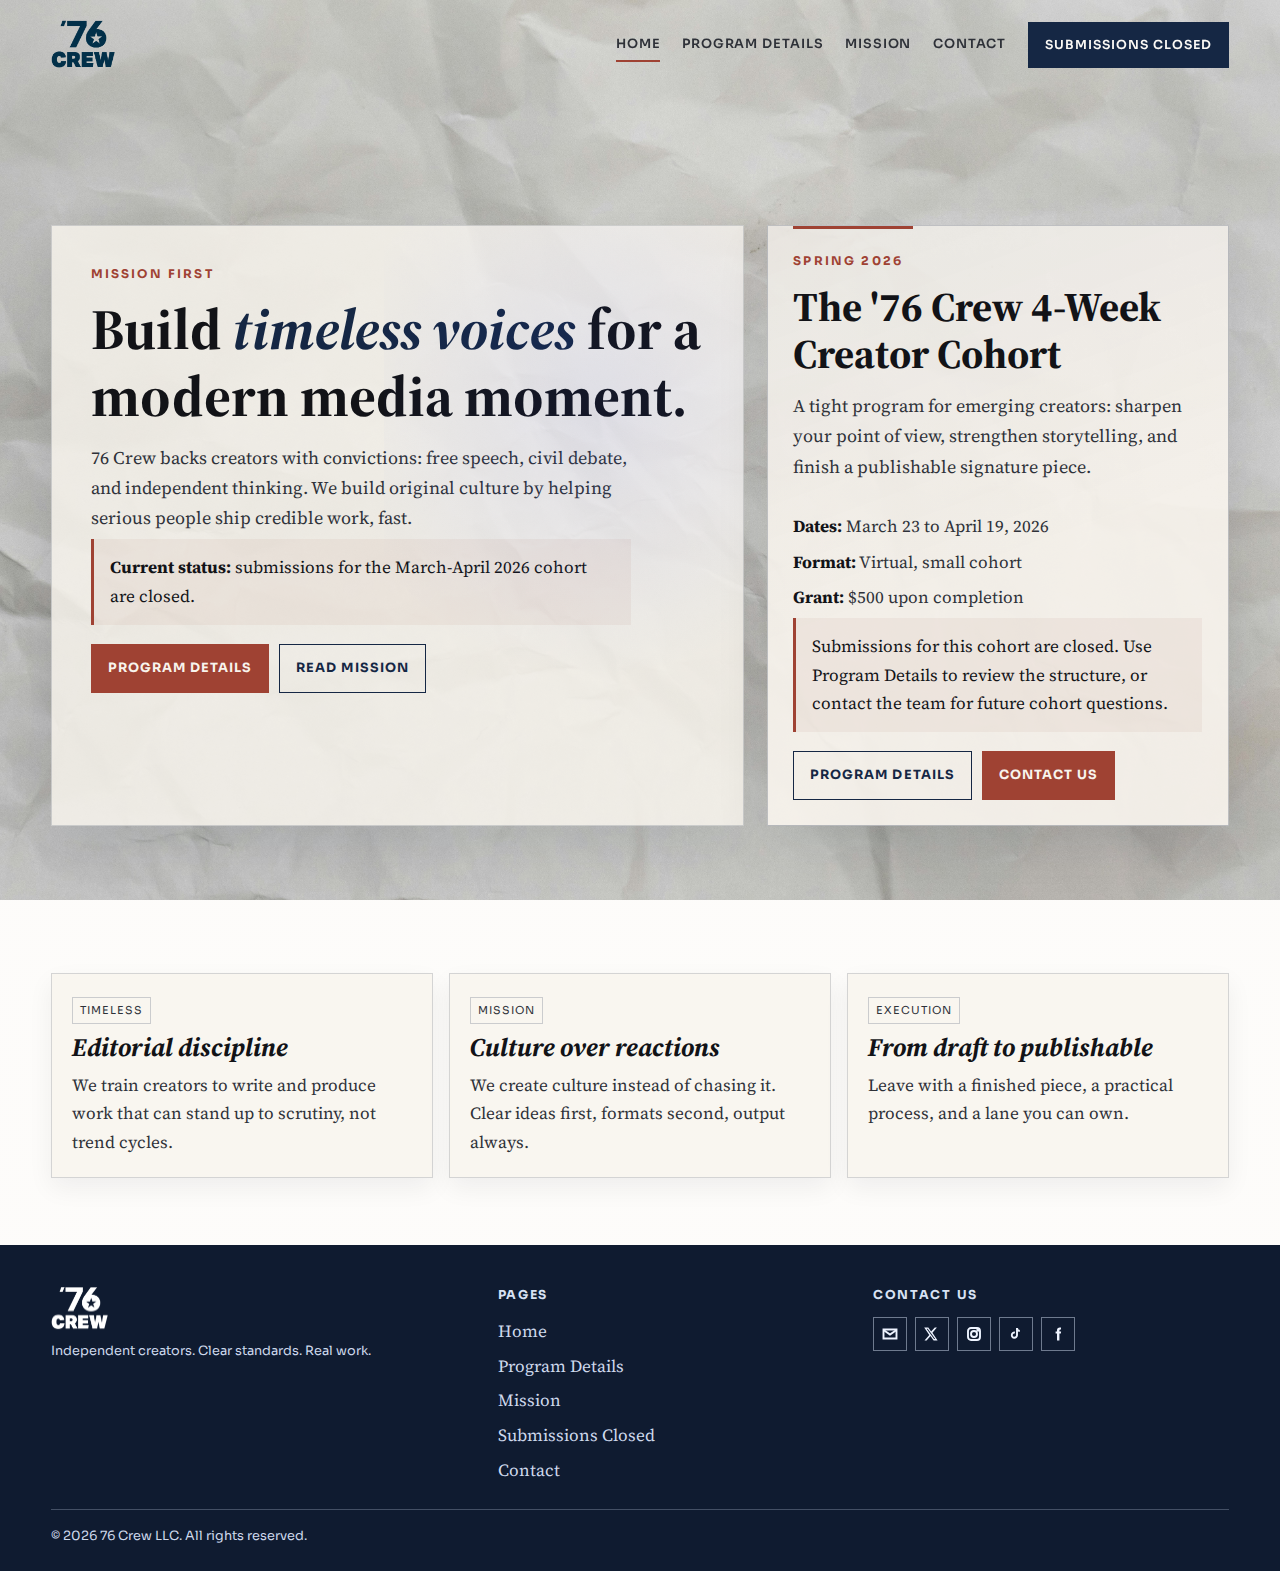
<file: index.html>
<!DOCTYPE html>
<html lang="en">
<head>
  <meta charset="UTF-8">
  <meta name="viewport" content="width=device-width, initial-scale=1.0">
  <meta name="description" content="76 Crew: independent thinking, serious storytelling, and mission-first creator development.">
  <title>76 Crew | Home</title>
  <link rel="preconnect" href="https://fonts.googleapis.com">
  <link rel="preconnect" href="https://fonts.gstatic.com" crossorigin>
  <link href="https://fonts.googleapis.com/css2?family=Sora:wght@400;500;600;700&family=Source+Serif+4:ital,wght@0,300;0,400;0,600;1,400;1,500&display=swap" rel="stylesheet">
  <link rel="stylesheet" href="styles.css">
</head>
<body>
  <header class="site-header">
    <div class="container nav-wrap">
      <a class="brand" href="index.html">
        <img src="assets/logo-blue.png" alt="76 Crew logo">
      </a>
      <button class="menu-toggle" type="button" aria-expanded="false" aria-label="Toggle menu">Menu</button>
      <nav class="site-nav" aria-label="Primary navigation">
        <a class="active" href="index.html">Home</a>
        <a href="cohort.html">Program Details</a>
        <a href="mission.html">Mission</a>
        <a href="contact.html">Contact</a>
        <a class="nav-cta" href="apply.html">Submissions Closed</a>
      </nav>
    </div>
  </header>

  <main>
    <section class="hero">
      <div class="container hero-layout">
        <article class="hero-content">
          <p class="eyebrow">Mission First</p>
          <h1>Build <em>timeless voices</em> for a modern media moment.</h1>
          <p class="lede">76 Crew backs creators with convictions: free speech, civil debate, and independent thinking. We build original culture by helping serious people ship credible work, fast.</p>
          <p class="status-copy"><strong>Current status:</strong> submissions for the March-April 2026 cohort are closed.</p>
          <div class="actions">
            <a class="btn btn-primary" href="cohort.html">Program Details</a>
            <a class="btn btn-secondary" href="mission.html">Read Mission</a>
          </div>
        </article>

        <article class="panel program-card">
          <p class="eyebrow">Spring 2026</p>
          <h2>The '76 Crew 4-Week Creator Cohort</h2>
          <p class="lede">A tight program for emerging creators: sharpen your point of view, strengthen storytelling, and finish a publishable signature piece.</p>
          <div class="meta-list">
            <p><strong>Dates:</strong> March 23 to April 19, 2026</p>
            <p><strong>Format:</strong> Virtual, small cohort</p>
            <p><strong>Grant:</strong> $500 upon completion</p>
          </div>
          <p class="status-copy">Submissions for this cohort are closed. Use Program Details to review the structure, or contact the team for future cohort questions.</p>
          <div class="actions">
            <a class="btn btn-secondary" href="cohort.html">Program Details</a>
            <a class="btn btn-primary" href="contact.html">Contact Us</a>
          </div>
        </article>
      </div>
    </section>

    <section class="section">
      <div class="container card-grid">
        <article class="card">
          <span class="kicker">Timeless</span>
          <h3>Editorial discipline</h3>
          <p class="muted">We train creators to write and produce work that can stand up to scrutiny, not trend cycles.</p>
        </article>
        <article class="card">
          <span class="kicker">Mission</span>
          <h3>Culture over reactions</h3>
          <p class="muted">We create culture instead of chasing it. Clear ideas first, formats second, output always.</p>
        </article>
        <article class="card">
          <span class="kicker">Execution</span>
          <h3>From draft to publishable</h3>
          <p class="muted">Leave with a finished piece, a practical process, and a lane you can own.</p>
        </article>
      </div>
    </section>
  </main>

  <footer class="footer">
    <div class="container footer-grid">
      <section>
        <a class="brand" href="index.html">
          <img src="assets/logo-white.png" alt="76 Crew logo">
        </a>
        <p class="small muted">Independent creators. Clear standards. Real work.</p>
      </section>

      

      <section>
        <h4>Pages</h4>
        <div class="footer-links">
          <a href="index.html">Home</a>
          <a href="cohort.html">Program Details</a>
          <a href="mission.html">Mission</a>
          <a href="apply.html">Submissions Closed</a>
          <a href="contact.html">Contact</a>
        </div>
      </section>

      <section>
        <h4>Contact Us</h4>
        <div class="social-icons">
          <a class="icon-link" href="https://sideways-diploma-a2c.notion.site/2f6abac85d90802eb1aed573a6060525?pvs=105" target="_blank" rel="noopener noreferrer" aria-label="Contact Form">
            <svg viewBox="0 0 16 16" aria-hidden="true"><path d="M1.5 3.5h13v9h-13z"></path><path d="M1.5 4l6.5 4.5L14.5 4"></path></svg>
          </a>
          <a class="icon-link" href="https://x.com/76CrewHQ" target="_blank" rel="noopener noreferrer" aria-label="X">
            <svg class="icon-x" viewBox="0 0 16 16" aria-hidden="true"><path d="M10.8 1.5h2.1L8.4 6.7L13.6 14.5h-4L6.5 10L2.6 14.5H0.5l4.8-5.5L0.2 1.5h4.1l2.8 4.1L10.8 1.5zm-0.7 11.6h1.1L3.7 2.8H2.6l7.5 10.3z"></path></svg>
          </a>
          <a class="icon-link" href="https://www.instagram.com/76crewhq" target="_blank" rel="noopener noreferrer" aria-label="Instagram">
            <svg viewBox="0 0 16 16" aria-hidden="true"><rect x="2" y="2" width="12" height="12" rx="3"></rect><circle cx="8" cy="8" r="3"></circle><circle cx="12" cy="4" r="0.8"></circle></svg>
          </a>
          <a class="icon-link" href="https://www.tiktok.com/@76CrewHQ" target="_blank" rel="noopener noreferrer" aria-label="TikTok">
            <svg viewBox="0 0 16 16" aria-hidden="true"><path d="M9 2v7.1a2.6 2.6 0 1 1-2.1-2.5"></path><path d="M9 2c0 1.6 1 2.8 2.8 3"></path></svg>
          </a>
          <a class="icon-link" href="https://www.facebook.com/profile.php?id=61587372604676" target="_blank" rel="noopener noreferrer" aria-label="Facebook">
            <svg class="icon-facebook" viewBox="0 0 16 16" aria-hidden="true"><path d="M9.4 5.6V4.5c0-.5.3-.9.9-.9H11V1.5h-1.2c-1.7 0-2.8 1-2.8 2.8v1.3H5.6v2h1.4v6.9h2.4V7.6h1.5l.2-2H9.4z"></path></svg>
          </a>
        </div>
      </section>
    </div>

    <div class="container">
      <hr>
      <p class="small muted">© <span data-year></span> 76 Crew LLC. All rights reserved.</p>
    </div>
  </footer>

  <script src="script.js"></script>
</body>
</html>
</file>
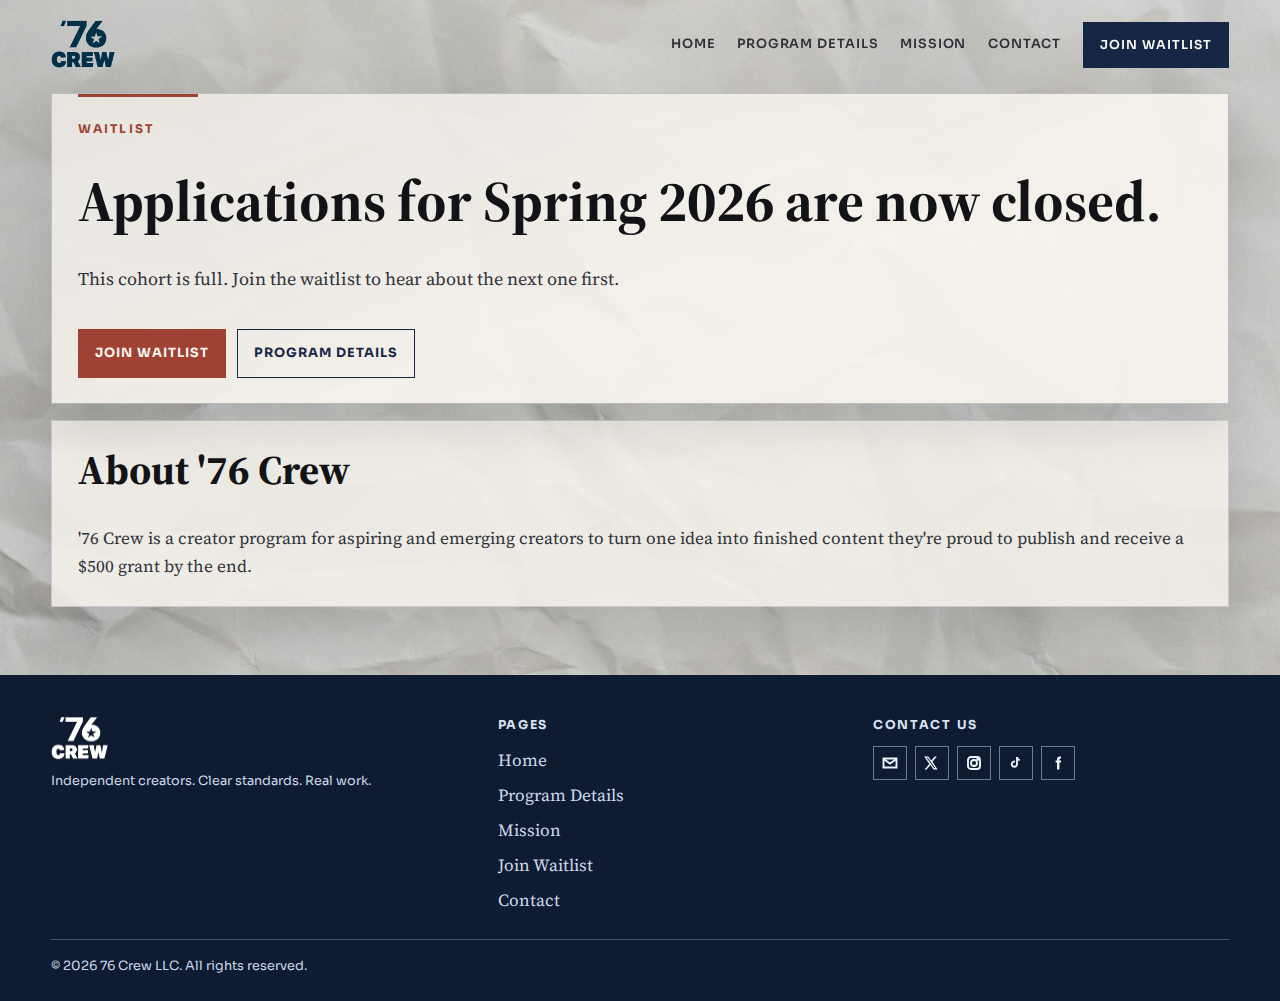
<file: apply.html>
<!DOCTYPE html>
<html lang="en">
<head>
  <meta charset="UTF-8">
  <meta name="viewport" content="width=device-width, initial-scale=1.0">
  <meta name="description" content="Join the waitlist for the next 76 Crew cohort.">
  <title>76 Crew | Join Waitlist</title>
  <link rel="preconnect" href="https://fonts.googleapis.com">
  <link rel="preconnect" href="https://fonts.gstatic.com" crossorigin>
  <link href="https://fonts.googleapis.com/css2?family=Sora:wght@400;500;600;700&family=Source+Serif+4:ital,wght@0,300;0,400;0,600;1,400;1,500&display=swap" rel="stylesheet">
  <link rel="stylesheet" href="styles.css">
</head>
<body>
  <header class="site-header">
    <div class="container nav-wrap">
      <a class="brand" href="index.html">
        <img src="assets/logo-blue.png" alt="76 Crew logo">
      </a>
      <button class="menu-toggle" type="button" aria-expanded="false" aria-label="Toggle menu">Menu</button>
      <nav class="site-nav" aria-label="Primary navigation">
        <a href="index.html">Home</a>
        <a href="cohort.html">Program Details</a>
        <a href="mission.html">Mission</a>
        <a href="contact.html">Contact</a>
        <a class="nav-cta" href="https://sideways-diploma-a2c.notion.site/31fabac85d9080faba16d524ca9dfc8c?pvs=105" target="_blank" rel="noopener noreferrer">Join Waitlist</a>
      </nav>
    </div>
  </header>

  <main class="section">
    <div class="container stack">
      <section class="panel stack program-card">
        <p class="eyebrow">Waitlist</p>
        <h1>Applications for Spring 2026 are now closed.</h1>
        <p class="lede">This cohort is full. Join the waitlist to hear about the next one first.</p>
        <div class="actions">
          <a class="btn btn-primary" href="https://sideways-diploma-a2c.notion.site/31fabac85d9080faba16d524ca9dfc8c?pvs=105" target="_blank" rel="noopener noreferrer">Join Waitlist</a>
          <a class="btn btn-secondary" href="cohort.html">Program Details</a>
        </div>
      </section>

      <section class="panel stack">
        <h2>About '76 Crew</h2>
        <p class="muted">'76 Crew is a creator program for aspiring and emerging creators to turn one idea into finished content they're proud to publish and receive a $500 grant by the end.</p>
      </section>
    </div>
  </main>

  <footer class="footer">
    <div class="container footer-grid">
      <section>
        <a class="brand" href="index.html">
          <img src="assets/logo-white.png" alt="76 Crew logo">
        </a>
        <p class="small muted">Independent creators. Clear standards. Real work.</p>
      </section>

      

      <section>
        <h4>Pages</h4>
        <div class="footer-links">
          <a href="index.html">Home</a>
          <a href="cohort.html">Program Details</a>
          <a href="mission.html">Mission</a>
          <a href="https://sideways-diploma-a2c.notion.site/31fabac85d9080faba16d524ca9dfc8c?pvs=105" target="_blank" rel="noopener noreferrer">Join Waitlist</a>
          <a href="contact.html">Contact</a>
        </div>
      </section>

      <section>
        <h4>Contact Us</h4>
        <div class="social-icons">
          <a class="icon-link" href="https://sideways-diploma-a2c.notion.site/2f6abac85d90802eb1aed573a6060525?pvs=105" target="_blank" rel="noopener noreferrer" aria-label="Contact Form">
            <svg viewBox="0 0 16 16" aria-hidden="true"><path d="M1.5 3.5h13v9h-13z"></path><path d="M1.5 4l6.5 4.5L14.5 4"></path></svg>
          </a>
          <a class="icon-link" href="https://x.com/76CrewHQ" target="_blank" rel="noopener noreferrer" aria-label="X">
            <svg class="icon-x" viewBox="0 0 16 16" aria-hidden="true"><path d="M10.8 1.5h2.1L8.4 6.7L13.6 14.5h-4L6.5 10L2.6 14.5H0.5l4.8-5.5L0.2 1.5h4.1l2.8 4.1L10.8 1.5zm-0.7 11.6h1.1L3.7 2.8H2.6l7.5 10.3z"></path></svg>
          </a>
          <a class="icon-link" href="https://www.instagram.com/76crewhq" target="_blank" rel="noopener noreferrer" aria-label="Instagram">
            <svg viewBox="0 0 16 16" aria-hidden="true"><rect x="2" y="2" width="12" height="12" rx="3"></rect><circle cx="8" cy="8" r="3"></circle><circle cx="12" cy="4" r="0.8"></circle></svg>
          </a>
          <a class="icon-link" href="https://www.tiktok.com/@76CrewHQ" target="_blank" rel="noopener noreferrer" aria-label="TikTok">
            <svg viewBox="0 0 16 16" aria-hidden="true"><path d="M9 2v7.1a2.6 2.6 0 1 1-2.1-2.5"></path><path d="M9 2c0 1.6 1 2.8 2.8 3"></path></svg>
          </a>
          <a class="icon-link" href="https://www.facebook.com/profile.php?id=61587372604676" target="_blank" rel="noopener noreferrer" aria-label="Facebook">
            <svg class="icon-facebook" viewBox="0 0 16 16" aria-hidden="true"><path d="M9.4 5.6V4.5c0-.5.3-.9.9-.9H11V1.5h-1.2c-1.7 0-2.8 1-2.8 2.8v1.3H5.6v2h1.4v6.9h2.4V7.6h1.5l.2-2H9.4z"></path></svg>
          </a>
        </div>
      </section>
    </div>

    <div class="container">
      <hr>
      <p class="small muted">© <span data-year></span> 76 Crew LLC. All rights reserved.</p>
    </div>
  </footer>

  <script src="script.js"></script>
</body>
</html>
</file>
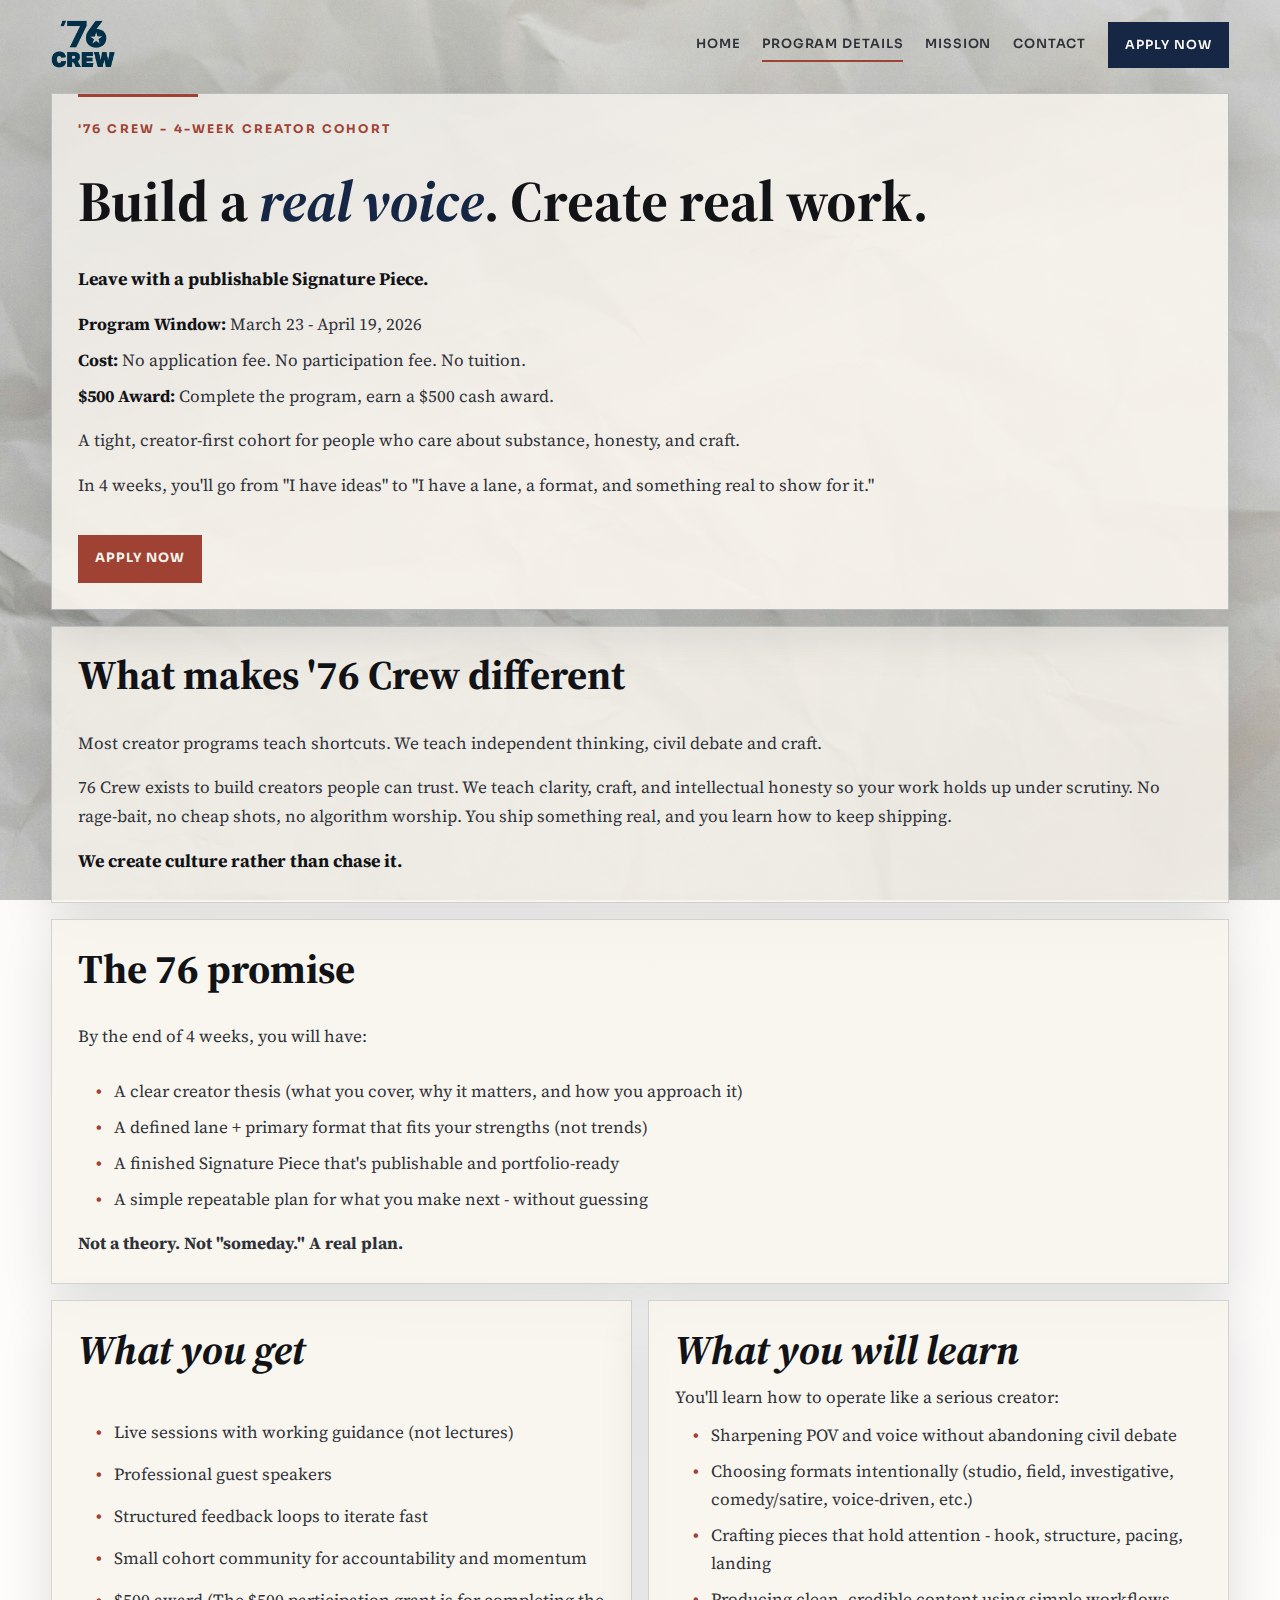
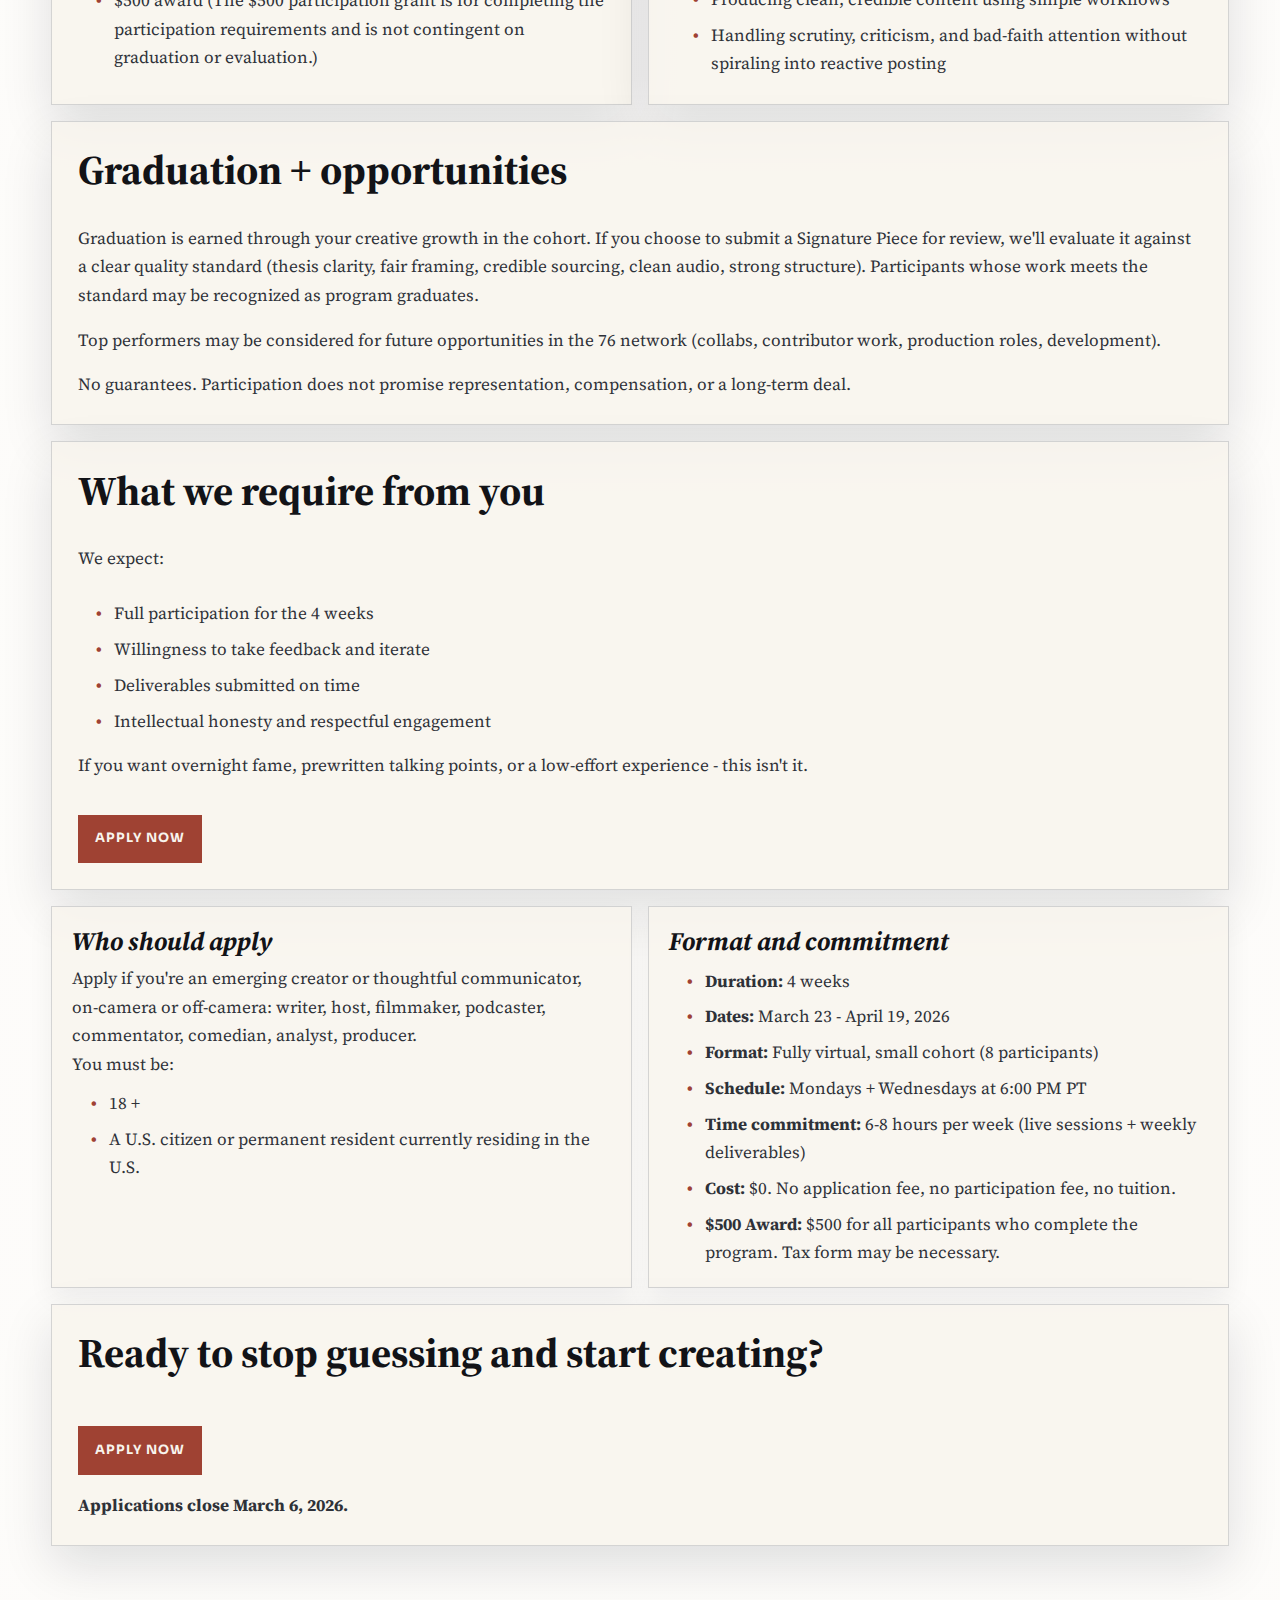
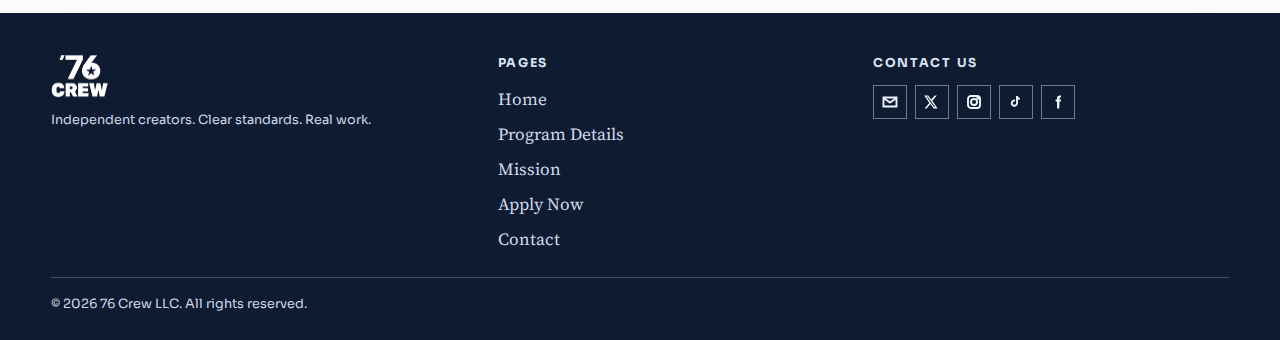
<file: cohort.html>
<!DOCTYPE html>
<html lang="en">
<head>
  <meta charset="UTF-8">
  <meta name="viewport" content="width=device-width, initial-scale=1.0">
  <meta name="description" content="76 Crew program details for the 4-week creator cohort.">
  <title>76 Crew | Program Details</title>
  <link rel="preconnect" href="https://fonts.googleapis.com">
  <link rel="preconnect" href="https://fonts.gstatic.com" crossorigin>
  <link href="https://fonts.googleapis.com/css2?family=Sora:wght@400;500;600;700&family=Source+Serif+4:ital,wght@0,300;0,400;0,600;1,400;1,500&display=swap" rel="stylesheet">
  <link rel="stylesheet" href="styles.css">
</head>
<body>
  <header class="site-header">
    <div class="container nav-wrap">
      <a class="brand" href="index.html">
        <img src="assets/logo-blue.png" alt="76 Crew logo">
      </a>
      <button class="menu-toggle" type="button" aria-expanded="false" aria-label="Toggle menu">Menu</button>
      <nav class="site-nav" aria-label="Primary navigation">
        <a href="index.html">Home</a>
        <a class="active" href="cohort.html">Program Details</a>
        <a href="mission.html">Mission</a>
        <a href="contact.html">Contact</a>
        <a class="nav-cta" href="apply.html">Apply Now</a>
      </nav>
    </div>
  </header>

  <main class="section">
    <div class="container stack">
      <section class="panel program-card">
        <div class="program-overview-grid">
          <div class="stack">
            <p class="eyebrow">'76 Crew - 4-Week Creator Cohort</p>
            <h1>Build a <em>real voice</em>. Create real work.</h1>
            <p class="lede lede-bold-full">Leave with a publishable Signature Piece.</p>
            <div class="meta-list">
              <p><strong>Program Window:</strong> March 23 - April 19, 2026</p>
              <p><strong>Cost:</strong> No application fee. No participation fee. No tuition.</p>
              <p><strong>$500 Award:</strong> Complete the program, earn a $500 cash award.</p>
            </div>
            <p class="muted">A tight, creator-first cohort for people who care about substance, honesty, and craft.</p>
            <p class="muted">In 4 weeks, you'll go from "I have ideas" to "I have a lane, a format, and something real to show for it."</p>
            <div class="actions">
              <a class="btn btn-primary" href="apply.html">Apply Now</a>
            </div>
          </div>
        </div>
      </section>

      <section class="panel stack">
        <h2>What makes '76 Crew different</h2>
        <p class="muted">Most creator programs teach shortcuts. We teach independent thinking, civil debate and craft.</p>
        <p class="muted">76 Crew exists to build creators people can trust. We teach clarity, craft, and intellectual honesty so your work holds up under scrutiny. No rage-bait, no cheap shots, no algorithm worship. You ship something real, and you learn how to keep shipping.</p>
        <p class="lede lede-bold-full">We create culture rather than chase it.</p>
      </section>

      <section class="panel stack">
        <h2>The 76 promise</h2>
        <p class="muted">By the end of 4 weeks, you will have:</p>
        <ul class="checklist muted">
          <li>A clear creator thesis (what you cover, why it matters, and how you approach it)</li>
          <li>A defined lane + primary format that fits your strengths (not trends)</li>
          <li>A finished Signature Piece that's publishable and portfolio-ready</li>
          <li>A simple repeatable plan for what you make next - without guessing</li>
        </ul>
        <p class="muted"><strong>Not a theory. Not "someday." A real plan.</strong></p>
      </section>

      <section class="program-dual">
        <article class="panel stack">
          <h2 class="program-subhead">What you get</h2>
          <ul class="checklist muted">
            <li>Live sessions with working guidance (not lectures)</li>
            <li>Professional guest speakers</li>
            <li>Structured feedback loops to iterate fast</li>
            <li>Small cohort community for accountability and momentum</li>
            <li>$500 award (The $500 participation grant is for completing the participation requirements and is not contingent on graduation or evaluation.)</li>
          </ul>
        </article>
        <article class="panel stack">
          <h2 class="program-subhead">What you will learn</h2>
          <p class="muted">You'll learn how to operate like a serious creator:</p>
          <ul class="checklist muted">
            <li>Sharpening POV and voice without abandoning civil debate</li>
            <li>Choosing formats intentionally (studio, field, investigative, comedy/satire, voice-driven, etc.)</li>
            <li>Crafting pieces that hold attention - hook, structure, pacing, landing</li>
            <li>Producing clean, credible content using simple workflows</li>
            <li>Handling scrutiny, criticism, and bad-faith attention without spiraling into reactive posting</li>
          </ul>
        </article>
      </section>

      <section class="panel stack">
        <h2>Graduation + opportunities</h2>
        <p class="muted">Graduation is earned through your creative growth in the cohort. If you choose to submit a Signature Piece for review, we'll evaluate it against a clear quality standard (thesis clarity, fair framing, credible sourcing, clean audio, strong structure). Participants whose work meets the standard may be recognized as program graduates.</p>
        <p class="muted">Top performers may be considered for future opportunities in the 76 network (collabs, contributor work, production roles, development).</p>
        <p class="muted">No guarantees. Participation does not promise representation, compensation, or a long-term deal.</p>
      </section>

      <section class="panel stack">
        <h2>What we require from you</h2>
        <p class="muted">We expect:</p>
        <ul class="checklist muted">
          <li>Full participation for the 4 weeks</li>
          <li>Willingness to take feedback and iterate</li>
          <li>Deliverables submitted on time</li>
          <li>Intellectual honesty and respectful engagement</li>
        </ul>
        <p class="muted">If you want overnight fame, prewritten talking points, or a low-effort experience - this isn't it.</p>
        <div class="actions">
          <a class="btn btn-primary" href="apply.html">Apply Now</a>
        </div>
      </section>

      <section class="card-grid">
        <article class="card">
          <h3>Who should apply</h3>
          <p class="muted">Apply if you're an emerging creator or thoughtful communicator, on-camera or off-camera: writer, host, filmmaker, podcaster, commentator, comedian, analyst, producer.</p>
          <p class="muted">You must be:</p>
          <ul class="checklist muted">
            <li>18 +</li>
            <li>A U.S. citizen or permanent resident currently residing in the U.S.</li>
          </ul>
        </article>
        <article class="card">
          <h3>Format and commitment</h3>
          <ul class="checklist muted">
            <li><strong>Duration:</strong> 4 weeks</li>
            <li><strong>Dates:</strong> March 23 - April 19, 2026</li>
            <li><strong>Format:</strong> Fully virtual, small cohort (8 participants)</li>
            <li><strong>Schedule:</strong> Mondays + Wednesdays at 6:00 PM PT</li>
            <li><strong>Time commitment:</strong> 6-8 hours per week (live sessions + weekly deliverables)</li>
            <li><strong>Cost:</strong> $0. No application fee, no participation fee, no tuition.</li>
            <li><strong>$500 Award:</strong> $500 for all participants who complete the program. Tax form may be necessary.</li>
          </ul>
        </article>
      </section>

      <section class="panel stack">
        <h2>Ready to stop guessing and start creating?</h2>
        <div class="actions">
          <a class="btn btn-primary" href="apply.html">Apply Now</a>
        </div>
        <p class="muted"><strong>Applications close March 6, 2026.</strong></p>
      </section>
    </div>
  </main>

  <footer class="footer">
    <div class="container footer-grid">
      <section>
        <a class="brand" href="index.html">
          <img src="assets/logo-white.png" alt="76 Crew logo">
        </a>
        <p class="small muted">Independent creators. Clear standards. Real work.</p>
      </section>

      

      <section>
        <h4>Pages</h4>
        <div class="footer-links">
          <a href="index.html">Home</a>
          <a href="cohort.html">Program Details</a>
          <a href="mission.html">Mission</a>
          <a href="apply.html">Apply Now</a>
          <a href="contact.html">Contact</a>
        </div>
      </section>

      <section>
        <h4>Contact Us</h4>
        <div class="social-icons">
          <a class="icon-link" href="https://sideways-diploma-a2c.notion.site/2f6abac85d90802eb1aed573a6060525?pvs=105" target="_blank" rel="noopener noreferrer" aria-label="Contact Form">
            <svg viewBox="0 0 16 16" aria-hidden="true"><path d="M1.5 3.5h13v9h-13z"></path><path d="M1.5 4l6.5 4.5L14.5 4"></path></svg>
          </a>
          <a class="icon-link" href="https://x.com/76CrewHQ" target="_blank" rel="noopener noreferrer" aria-label="X">
            <svg class="icon-x" viewBox="0 0 16 16" aria-hidden="true"><path d="M10.8 1.5h2.1L8.4 6.7L13.6 14.5h-4L6.5 10L2.6 14.5H0.5l4.8-5.5L0.2 1.5h4.1l2.8 4.1L10.8 1.5zm-0.7 11.6h1.1L3.7 2.8H2.6l7.5 10.3z"></path></svg>
          </a>
          <a class="icon-link" href="https://www.instagram.com/76crewhq" target="_blank" rel="noopener noreferrer" aria-label="Instagram">
            <svg viewBox="0 0 16 16" aria-hidden="true"><rect x="2" y="2" width="12" height="12" rx="3"></rect><circle cx="8" cy="8" r="3"></circle><circle cx="12" cy="4" r="0.8"></circle></svg>
          </a>
          <a class="icon-link" href="https://www.tiktok.com/@76CrewHQ" target="_blank" rel="noopener noreferrer" aria-label="TikTok">
            <svg viewBox="0 0 16 16" aria-hidden="true"><path d="M9 2v7.1a2.6 2.6 0 1 1-2.1-2.5"></path><path d="M9 2c0 1.6 1 2.8 2.8 3"></path></svg>
          </a>
          <a class="icon-link" href="https://www.facebook.com/profile.php?id=61587372604676" target="_blank" rel="noopener noreferrer" aria-label="Facebook">
            <svg class="icon-facebook" viewBox="0 0 16 16" aria-hidden="true"><path d="M9.4 5.6V4.5c0-.5.3-.9.9-.9H11V1.5h-1.2c-1.7 0-2.8 1-2.8 2.8v1.3H5.6v2h1.4v6.9h2.4V7.6h1.5l.2-2H9.4z"></path></svg>
          </a>
        </div>
      </section>
    </div>

    <div class="container">
      <hr>
      <p class="small muted">© <span data-year></span> 76 Crew LLC. All rights reserved.</p>
    </div>
  </footer>

  <script src="script.js"></script>
</body>
</html>
</file>
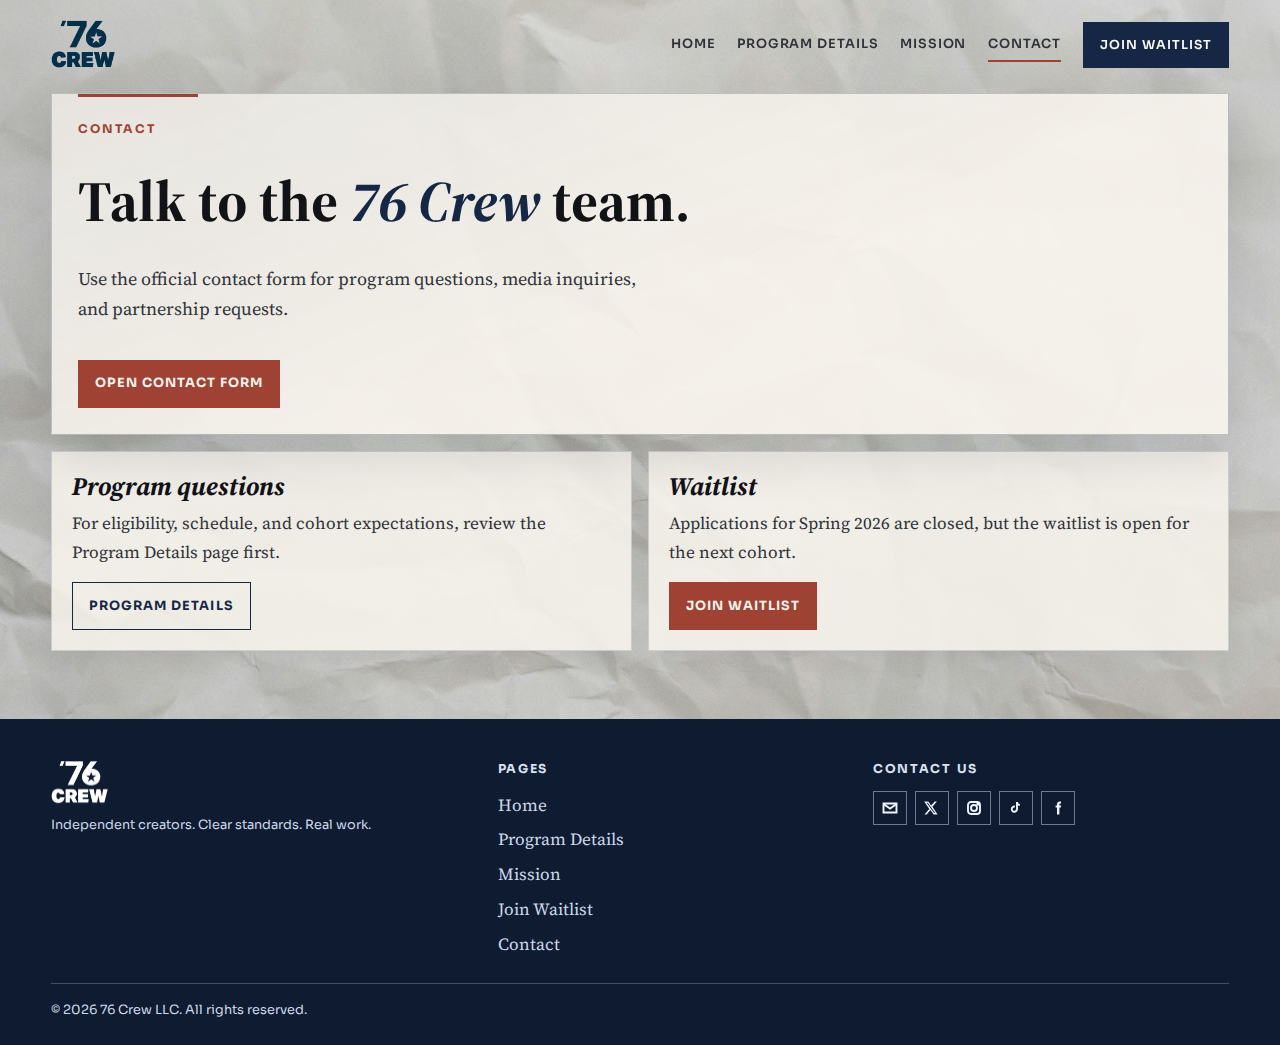
<file: contact.html>
<!DOCTYPE html>
<html lang="en">
<head>
  <meta charset="UTF-8">
  <meta name="viewport" content="width=device-width, initial-scale=1.0">
  <meta name="description" content="Contact 76 Crew.">
  <title>76 Crew | Contact</title>
  <link rel="preconnect" href="https://fonts.googleapis.com">
  <link rel="preconnect" href="https://fonts.gstatic.com" crossorigin>
  <link href="https://fonts.googleapis.com/css2?family=Sora:wght@400;500;600;700&family=Source+Serif+4:ital,wght@0,300;0,400;0,600;1,400;1,500&display=swap" rel="stylesheet">
  <link rel="stylesheet" href="styles.css">
</head>
<body>
  <header class="site-header">
    <div class="container nav-wrap">
      <a class="brand" href="index.html">
        <img src="assets/logo-blue.png" alt="76 Crew logo">
      </a>
      <button class="menu-toggle" type="button" aria-expanded="false" aria-label="Toggle menu">Menu</button>
      <nav class="site-nav" aria-label="Primary navigation">
        <a href="index.html">Home</a>
        <a href="cohort.html">Program Details</a>
        <a href="mission.html">Mission</a>
        <a class="active" href="contact.html">Contact</a>
        <a class="nav-cta" href="https://sideways-diploma-a2c.notion.site/31fabac85d9080faba16d524ca9dfc8c?pvs=105" target="_blank" rel="noopener noreferrer">Join Waitlist</a>
      </nav>
    </div>
  </header>

  <main class="section">
    <div class="container stack">
      <section class="panel stack program-card">
        <p class="eyebrow">Contact</p>
        <h1>Talk to the <em>76 Crew</em> team.</h1>
        <p class="lede">Use the official contact form for program questions, media inquiries, and partnership requests.</p>
        <div class="actions">
          <a class="btn btn-primary" href="https://sideways-diploma-a2c.notion.site/2f6abac85d90802eb1aed573a6060525?pvs=105" target="_blank" rel="noopener noreferrer">Open Contact Form</a>
        </div>
      </section>

      <section class="card-grid contact-card-grid">
        <article class="card">
          <h3>Program questions</h3>
          <p class="muted">For eligibility, schedule, and cohort expectations, review the Program Details page first.</p>
          <div class="actions">
            <a class="btn btn-secondary" href="cohort.html">Program Details</a>
          </div>
        </article>
        <article class="card">
          <h3>Waitlist</h3>
          <p class="muted">Applications for Spring 2026 are closed, but the waitlist is open for the next cohort.</p>
          <div class="actions">
            <a class="btn btn-primary" href="https://sideways-diploma-a2c.notion.site/31fabac85d9080faba16d524ca9dfc8c?pvs=105" target="_blank" rel="noopener noreferrer">Join Waitlist</a>
          </div>
        </article>
      </section>
    </div>
  </main>

  <footer class="footer">
    <div class="container footer-grid">
      <section>
        <a class="brand" href="index.html">
          <img src="assets/logo-white.png" alt="76 Crew logo">
        </a>
        <p class="small muted">Independent creators. Clear standards. Real work.</p>
      </section>

      

      <section>
        <h4>Pages</h4>
        <div class="footer-links">
          <a href="index.html">Home</a>
          <a href="cohort.html">Program Details</a>
          <a href="mission.html">Mission</a>
          <a href="https://sideways-diploma-a2c.notion.site/31fabac85d9080faba16d524ca9dfc8c?pvs=105" target="_blank" rel="noopener noreferrer">Join Waitlist</a>
          <a href="contact.html">Contact</a>
        </div>
      </section>

      <section>
        <h4>Contact Us</h4>
        <div class="social-icons">
          <a class="icon-link" href="https://sideways-diploma-a2c.notion.site/2f6abac85d90802eb1aed573a6060525?pvs=105" target="_blank" rel="noopener noreferrer" aria-label="Contact Form">
            <svg viewBox="0 0 16 16" aria-hidden="true"><path d="M1.5 3.5h13v9h-13z"></path><path d="M1.5 4l6.5 4.5L14.5 4"></path></svg>
          </a>
          <a class="icon-link" href="https://x.com/76CrewHQ" target="_blank" rel="noopener noreferrer" aria-label="X">
            <svg class="icon-x" viewBox="0 0 16 16" aria-hidden="true"><path d="M10.8 1.5h2.1L8.4 6.7L13.6 14.5h-4L6.5 10L2.6 14.5H0.5l4.8-5.5L0.2 1.5h4.1l2.8 4.1L10.8 1.5zm-0.7 11.6h1.1L3.7 2.8H2.6l7.5 10.3z"></path></svg>
          </a>
          <a class="icon-link" href="https://www.instagram.com/76crewhq" target="_blank" rel="noopener noreferrer" aria-label="Instagram">
            <svg viewBox="0 0 16 16" aria-hidden="true"><rect x="2" y="2" width="12" height="12" rx="3"></rect><circle cx="8" cy="8" r="3"></circle><circle cx="12" cy="4" r="0.8"></circle></svg>
          </a>
          <a class="icon-link" href="https://www.tiktok.com/@76CrewHQ" target="_blank" rel="noopener noreferrer" aria-label="TikTok">
            <svg viewBox="0 0 16 16" aria-hidden="true"><path d="M9 2v7.1a2.6 2.6 0 1 1-2.1-2.5"></path><path d="M9 2c0 1.6 1 2.8 2.8 3"></path></svg>
          </a>
          <a class="icon-link" href="https://www.facebook.com/profile.php?id=61587372604676" target="_blank" rel="noopener noreferrer" aria-label="Facebook">
            <svg class="icon-facebook" viewBox="0 0 16 16" aria-hidden="true"><path d="M9.4 5.6V4.5c0-.5.3-.9.9-.9H11V1.5h-1.2c-1.7 0-2.8 1-2.8 2.8v1.3H5.6v2h1.4v6.9h2.4V7.6h1.5l.2-2H9.4z"></path></svg>
          </a>
        </div>
      </section>
    </div>

    <div class="container">
      <hr>
      <p class="small muted">© <span data-year></span> 76 Crew LLC. All rights reserved.</p>
    </div>
  </footer>

  <script src="script.js"></script>
</body>
</html>
</file>
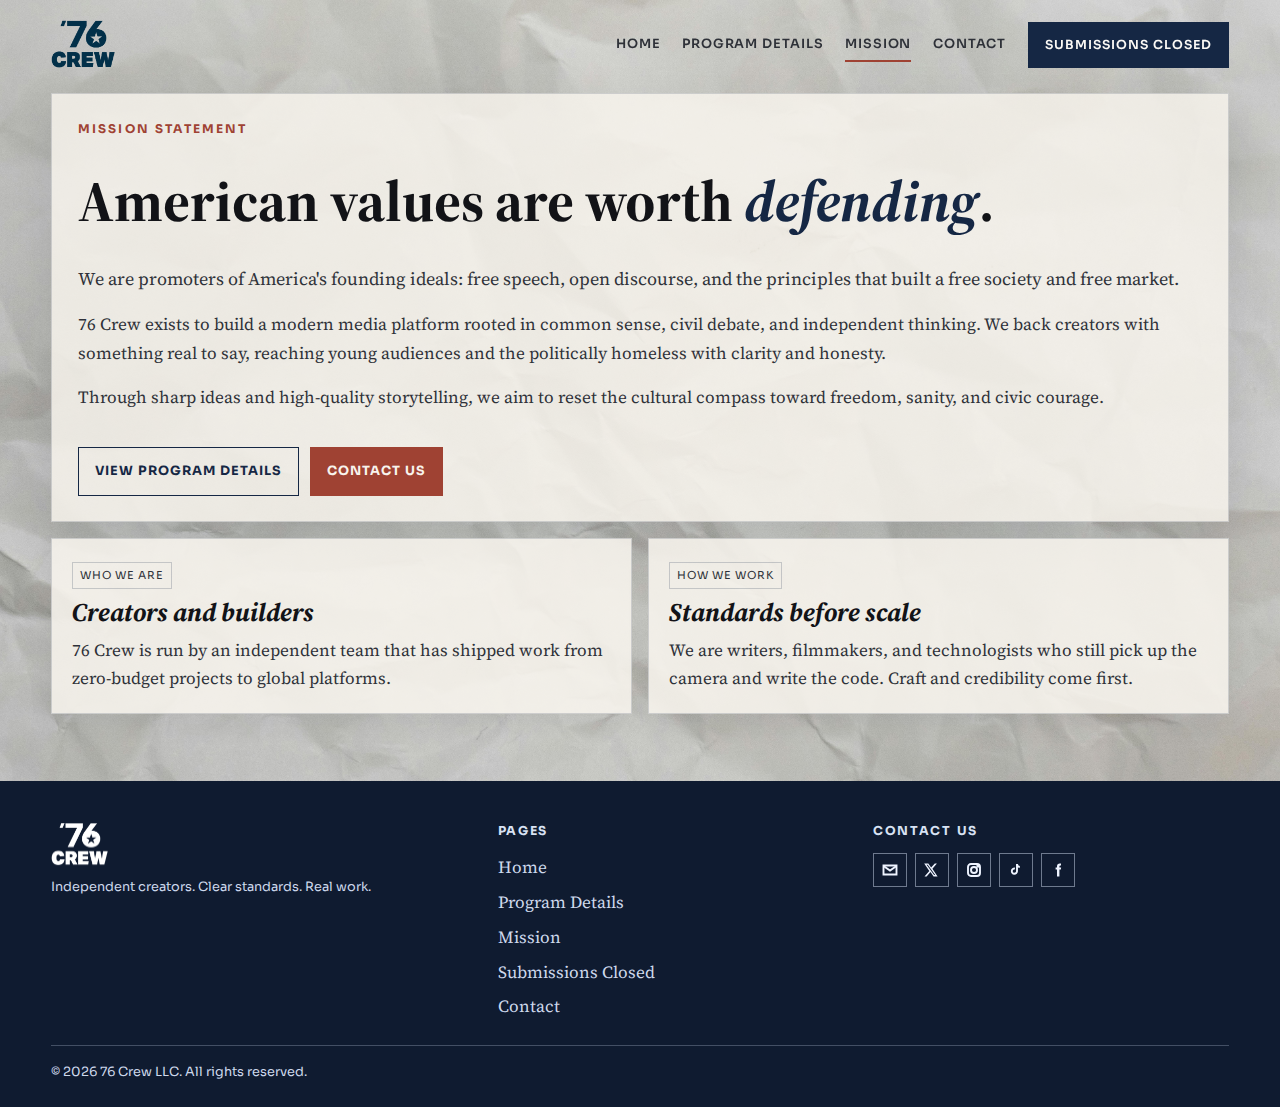
<file: mission.html>
<!DOCTYPE html>
<html lang="en">
<head>
  <meta charset="UTF-8">
  <meta name="viewport" content="width=device-width, initial-scale=1.0">
  <meta name="description" content="76 Crew mission statement.">
  <title>76 Crew | Mission</title>
  <link rel="preconnect" href="https://fonts.googleapis.com">
  <link rel="preconnect" href="https://fonts.gstatic.com" crossorigin>
  <link href="https://fonts.googleapis.com/css2?family=Sora:wght@400;500;600;700&family=Source+Serif+4:ital,wght@0,300;0,400;0,600;1,400;1,500&display=swap" rel="stylesheet">
  <link rel="stylesheet" href="styles.css">
</head>
<body>
  <header class="site-header">
    <div class="container nav-wrap">
      <a class="brand" href="index.html">
        <img src="assets/logo-blue.png" alt="76 Crew logo">
      </a>
      <button class="menu-toggle" type="button" aria-expanded="false" aria-label="Toggle menu">Menu</button>
      <nav class="site-nav" aria-label="Primary navigation">
        <a href="index.html">Home</a>
        <a href="cohort.html">Program Details</a>
        <a class="active" href="mission.html">Mission</a>
        <a href="contact.html">Contact</a>
        <a class="nav-cta" href="apply.html">Submissions Closed</a>
      </nav>
    </div>
  </header>

  <main class="section">
    <div class="container stack">
      <section class="panel stack">
        <p class="eyebrow">Mission Statement</p>
        <h1>American values are worth <em>defending</em>.</h1>
        <p class="lede lede-full">We are promoters of America's founding ideals: free speech, open discourse, and the principles that built a free society and free market.</p>
        <p class="muted">76 Crew exists to build a modern media platform rooted in common sense, civil debate, and independent thinking. We back creators with something real to say, reaching young audiences and the politically homeless with clarity and honesty.</p>
        <p class="muted">Through sharp ideas and high-quality storytelling, we aim to reset the cultural compass toward freedom, sanity, and civic courage.</p>
        <div class="actions">
          <a class="btn btn-secondary" href="cohort.html">View Program Details</a>
          <a class="btn btn-primary" href="contact.html">Contact Us</a>
        </div>
      </section>

      <section class="card-grid">
        <article class="card">
          <span class="kicker">Who We Are</span>
          <h3>Creators and builders</h3>
          <p class="muted">76 Crew is run by an independent team that has shipped work from zero-budget projects to global platforms.</p>
        </article>
        <article class="card">
          <span class="kicker">How We Work</span>
          <h3>Standards before scale</h3>
          <p class="muted">We are writers, filmmakers, and technologists who still pick up the camera and write the code. Craft and credibility come first.</p>
        </article>
      </section>
    </div>
  </main>

  <footer class="footer">
    <div class="container footer-grid">
      <section>
        <a class="brand" href="index.html">
          <img src="assets/logo-white.png" alt="76 Crew logo">
        </a>
        <p class="small muted">Independent creators. Clear standards. Real work.</p>
      </section>

      

      <section>
        <h4>Pages</h4>
        <div class="footer-links">
          <a href="index.html">Home</a>
          <a href="cohort.html">Program Details</a>
          <a href="mission.html">Mission</a>
          <a href="apply.html">Submissions Closed</a>
          <a href="contact.html">Contact</a>
        </div>
      </section>

      <section>
        <h4>Contact Us</h4>
        <div class="social-icons">
          <a class="icon-link" href="https://sideways-diploma-a2c.notion.site/2f6abac85d90802eb1aed573a6060525?pvs=105" target="_blank" rel="noopener noreferrer" aria-label="Contact Form">
            <svg viewBox="0 0 16 16" aria-hidden="true"><path d="M1.5 3.5h13v9h-13z"></path><path d="M1.5 4l6.5 4.5L14.5 4"></path></svg>
          </a>
          <a class="icon-link" href="https://x.com/76CrewHQ" target="_blank" rel="noopener noreferrer" aria-label="X">
            <svg class="icon-x" viewBox="0 0 16 16" aria-hidden="true"><path d="M10.8 1.5h2.1L8.4 6.7L13.6 14.5h-4L6.5 10L2.6 14.5H0.5l4.8-5.5L0.2 1.5h4.1l2.8 4.1L10.8 1.5zm-0.7 11.6h1.1L3.7 2.8H2.6l7.5 10.3z"></path></svg>
          </a>
          <a class="icon-link" href="https://www.instagram.com/76crewhq" target="_blank" rel="noopener noreferrer" aria-label="Instagram">
            <svg viewBox="0 0 16 16" aria-hidden="true"><rect x="2" y="2" width="12" height="12" rx="3"></rect><circle cx="8" cy="8" r="3"></circle><circle cx="12" cy="4" r="0.8"></circle></svg>
          </a>
          <a class="icon-link" href="https://www.tiktok.com/@76CrewHQ" target="_blank" rel="noopener noreferrer" aria-label="TikTok">
            <svg viewBox="0 0 16 16" aria-hidden="true"><path d="M9 2v7.1a2.6 2.6 0 1 1-2.1-2.5"></path><path d="M9 2c0 1.6 1 2.8 2.8 3"></path></svg>
          </a>
          <a class="icon-link" href="https://www.facebook.com/profile.php?id=61587372604676" target="_blank" rel="noopener noreferrer" aria-label="Facebook">
            <svg class="icon-facebook" viewBox="0 0 16 16" aria-hidden="true"><path d="M9.4 5.6V4.5c0-.5.3-.9.9-.9H11V1.5h-1.2c-1.7 0-2.8 1-2.8 2.8v1.3H5.6v2h1.4v6.9h2.4V7.6h1.5l.2-2H9.4z"></path></svg>
          </a>
        </div>
      </section>
    </div>

    <div class="container">
      <hr>
      <p class="small muted">© <span data-year></span> 76 Crew LLC. All rights reserved.</p>
    </div>
  </footer>

  <script src="script.js"></script>
</body>
</html>
</file>
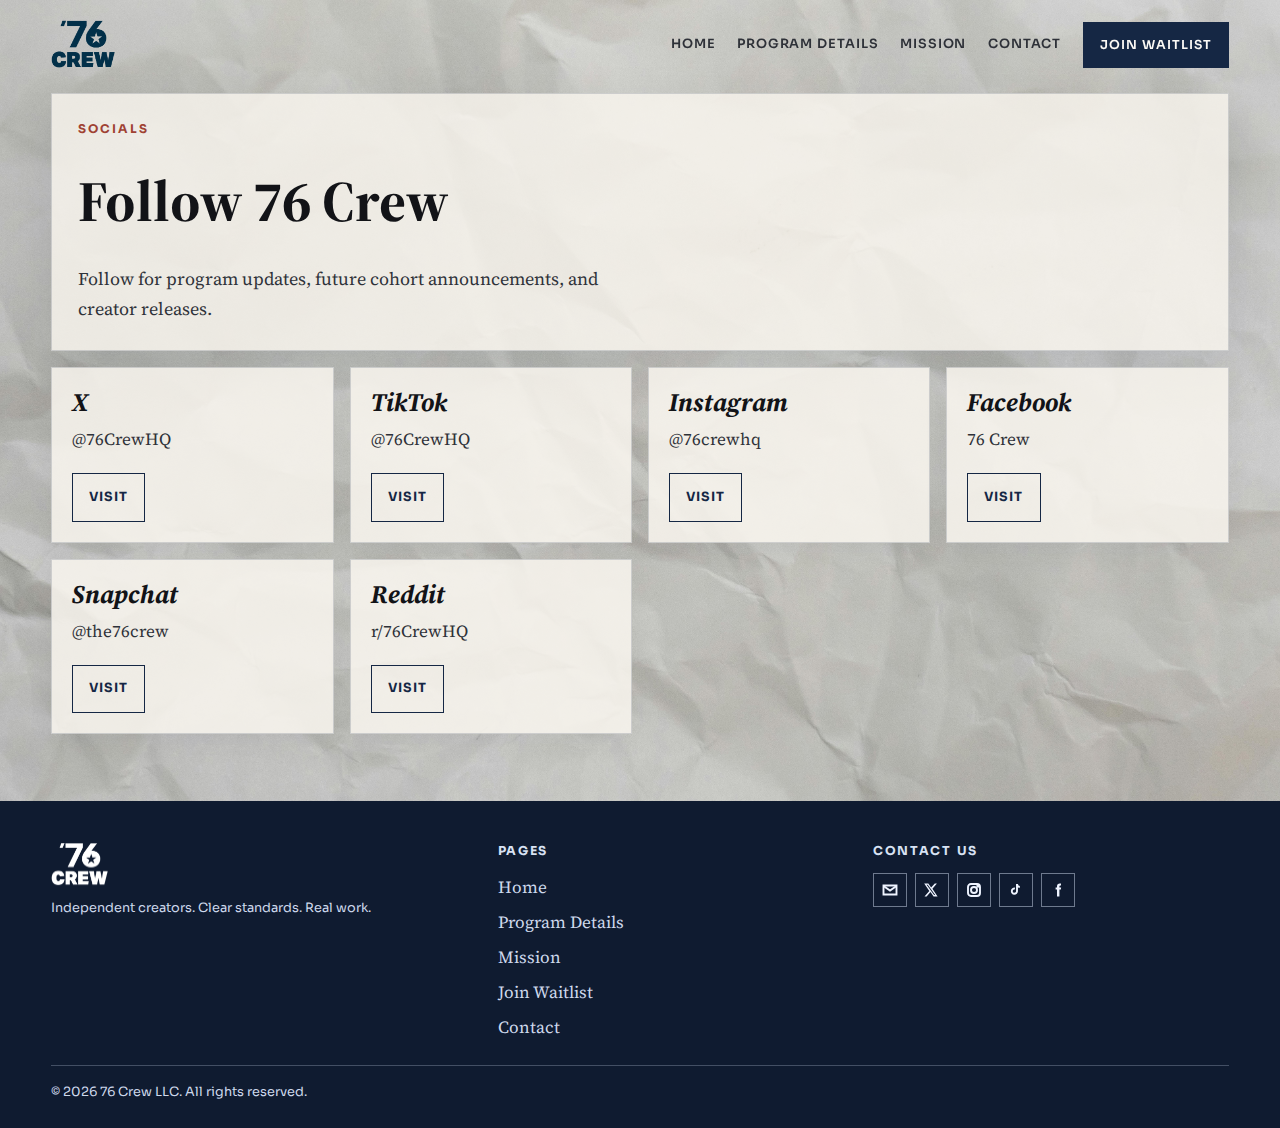
<file: socials.html>
<!DOCTYPE html>
<html lang="en">
<head>
  <meta charset="UTF-8">
  <meta name="viewport" content="width=device-width, initial-scale=1.0">
  <meta name="description" content="76 Crew social channels.">
  <title>76 Crew | Socials</title>
  <link rel="preconnect" href="https://fonts.googleapis.com">
  <link rel="preconnect" href="https://fonts.gstatic.com" crossorigin>
  <link href="https://fonts.googleapis.com/css2?family=Sora:wght@400;500;600;700&family=Source+Serif+4:ital,wght@0,300;0,400;0,600;1,400;1,500&display=swap" rel="stylesheet">
  <link rel="stylesheet" href="styles.css">
</head>
<body>
  <header class="site-header">
    <div class="container nav-wrap">
      <a class="brand" href="index.html">
        <img src="assets/logo-blue.png" alt="76 Crew logo">
      </a>
      <button class="menu-toggle" type="button" aria-expanded="false" aria-label="Toggle menu">Menu</button>
      <nav class="site-nav" aria-label="Primary navigation">
        <a href="index.html">Home</a>
        <a href="cohort.html">Program Details</a>
        <a href="mission.html">Mission</a>
        <a href="contact.html">Contact</a>
        <a class="nav-cta" href="https://sideways-diploma-a2c.notion.site/31fabac85d9080faba16d524ca9dfc8c?pvs=105" target="_blank" rel="noopener noreferrer">Join Waitlist</a>
      </nav>
    </div>
  </header>

  <main class="section">
    <div class="container stack">
      <section class="panel stack">
        <p class="eyebrow">Socials</p>
        <h1>Follow 76 Crew</h1>
        <p class="lede">Follow for program updates, future cohort announcements, and creator releases.</p>
      </section>

      <section class="card-grid">
        <article class="card">
          <h3>X</h3>
          <p class="muted">@76CrewHQ</p>
          <div class="actions"><a class="btn btn-secondary" href="https://x.com/76CrewHQ" target="_blank" rel="noopener noreferrer">Visit</a></div>
        </article>
        <article class="card">
          <h3>TikTok</h3>
          <p class="muted">@76CrewHQ</p>
          <div class="actions"><a class="btn btn-secondary" href="https://www.tiktok.com/@76CrewHQ" target="_blank" rel="noopener noreferrer">Visit</a></div>
        </article>
        <article class="card">
          <h3>Instagram</h3>
          <p class="muted">@76crewhq</p>
          <div class="actions"><a class="btn btn-secondary" href="https://www.instagram.com/76crewhq" target="_blank" rel="noopener noreferrer">Visit</a></div>
        </article>
        <article class="card">
          <h3>Facebook</h3>
          <p class="muted">76 Crew</p>
          <div class="actions"><a class="btn btn-secondary" href="https://www.facebook.com/profile.php?id=61587372604676" target="_blank" rel="noopener noreferrer">Visit</a></div>
        </article>
        <article class="card">
          <h3>Snapchat</h3>
          <p class="muted">@the76crew</p>
          <div class="actions"><a class="btn btn-secondary" href="https://www.snapchat.com/add/the76crew" target="_blank" rel="noopener noreferrer">Visit</a></div>
        </article>
        <article class="card">
          <h3>Reddit</h3>
          <p class="muted">r/76CrewHQ</p>
          <div class="actions"><a class="btn btn-secondary" href="https://www.reddit.com/r/76CrewHQ" target="_blank" rel="noopener noreferrer">Visit</a></div>
        </article>
      </section>
    </div>
  </main>

  <footer class="footer">
    <div class="container footer-grid">
      <section>
        <a class="brand" href="index.html">
          <img src="assets/logo-white.png" alt="76 Crew logo">
        </a>
        <p class="small muted">Independent creators. Clear standards. Real work.</p>
      </section>

      

      <section>
        <h4>Pages</h4>
        <div class="footer-links">
          <a href="index.html">Home</a>
          <a href="cohort.html">Program Details</a>
          <a href="mission.html">Mission</a>
          <a href="https://sideways-diploma-a2c.notion.site/31fabac85d9080faba16d524ca9dfc8c?pvs=105" target="_blank" rel="noopener noreferrer">Join Waitlist</a>
          <a href="contact.html">Contact</a>
        </div>
      </section>

      <section>
        <h4>Contact Us</h4>
        <div class="social-icons">
          <a class="icon-link" href="https://sideways-diploma-a2c.notion.site/2f6abac85d90802eb1aed573a6060525?pvs=105" target="_blank" rel="noopener noreferrer" aria-label="Contact Form">
            <svg viewBox="0 0 16 16" aria-hidden="true"><path d="M1.5 3.5h13v9h-13z"></path><path d="M1.5 4l6.5 4.5L14.5 4"></path></svg>
          </a>
          <a class="icon-link" href="https://x.com/76CrewHQ" target="_blank" rel="noopener noreferrer" aria-label="X">
            <svg class="icon-x" viewBox="0 0 16 16" aria-hidden="true"><path d="M10.8 1.5h2.1L8.4 6.7L13.6 14.5h-4L6.5 10L2.6 14.5H0.5l4.8-5.5L0.2 1.5h4.1l2.8 4.1L10.8 1.5zm-0.7 11.6h1.1L3.7 2.8H2.6l7.5 10.3z"></path></svg>
          </a>
          <a class="icon-link" href="https://www.instagram.com/76crewhq" target="_blank" rel="noopener noreferrer" aria-label="Instagram">
            <svg viewBox="0 0 16 16" aria-hidden="true"><rect x="2" y="2" width="12" height="12" rx="3"></rect><circle cx="8" cy="8" r="3"></circle><circle cx="12" cy="4" r="0.8"></circle></svg>
          </a>
          <a class="icon-link" href="https://www.tiktok.com/@76CrewHQ" target="_blank" rel="noopener noreferrer" aria-label="TikTok">
            <svg viewBox="0 0 16 16" aria-hidden="true"><path d="M9 2v7.1a2.6 2.6 0 1 1-2.1-2.5"></path><path d="M9 2c0 1.6 1 2.8 2.8 3"></path></svg>
          </a>
          <a class="icon-link" href="https://www.facebook.com/profile.php?id=61587372604676" target="_blank" rel="noopener noreferrer" aria-label="Facebook">
            <svg class="icon-facebook" viewBox="0 0 16 16" aria-hidden="true"><path d="M9.4 5.6V4.5c0-.5.3-.9.9-.9H11V1.5h-1.2c-1.7 0-2.8 1-2.8 2.8v1.3H5.6v2h1.4v6.9h2.4V7.6h1.5l.2-2H9.4z"></path></svg>
          </a>
        </div>
      </section>
    </div>

    <div class="container">
      <hr>
      <p class="small muted">© <span data-year></span> 76 Crew LLC. All rights reserved.</p>
    </div>
  </footer>

  <script src="script.js"></script>
</body>
</html>
</file>
<file: styles.css>
:root {
  --paper: #f8f5ef;
  --paper-soft: #fcfaf6;
  --ink: #121317;
  --ink-soft: #2e3138;
  --navy: #152744;
  --navy-deep: #0f1b30;
  --heritage-red: #9f4233;
  --heritage-red-dark: #7f3327;
  --spark: #2d4dff;
  --lime-spark: #b8ff39;
  --line: rgba(21, 39, 68, 0.16);
  --shadow: 0 20px 48px rgba(12, 20, 34, 0.12);
  --paper-texture-url: url('assets/paper.jpg');
  --font-ui: 'Aktiv Grotesk', 'Sora', sans-serif;
  --font-editorial: 'Source Serif 4', Georgia, serif;
}

* {
  box-sizing: border-box;
}

html {
  scroll-behavior: smooth;
}

body {
  margin: 0;
  font-family: var(--font-editorial);
  color: var(--ink);
  background:
    var(--paper-texture-url) center top / cover no-repeat fixed,
    linear-gradient(rgba(255, 255, 255, 0.68), rgba(255, 255, 255, 0.68)),
    radial-gradient(circle at 12% 0%, rgba(159, 66, 51, 0.035), transparent 38%),
    radial-gradient(circle at 90% 0%, rgba(21, 39, 68, 0.035), transparent 44%),
    var(--paper);
  background-blend-mode: normal, normal, normal, normal, normal;
  font-size: 17px;
  line-height: 1.68;
}


body::before {
  content: none;
}

a {
  color: inherit;
  text-decoration: none;
}

img {
  max-width: 100%;
  display: block;
}

.container {
  width: min(1280px, 92vw);
  margin: 0 auto;
}

.site-header {
  position: fixed;
  top: 0;
  right: 0;
  left: 0;
  z-index: 200;
  background: transparent;
  transition: all 0.28s ease;
}

.site-header.scrolled {
  background: rgba(248, 244, 237, 0.94);
  backdrop-filter: blur(10px);
  border-bottom: 1px solid var(--line);
  box-shadow: 0 8px 30px rgba(14, 24, 42, 0.08);
}

.nav-wrap {
  min-height: 90px;
  display: flex;
  align-items: center;
  justify-content: space-between;
  gap: 1rem;
}

.brand {
  display: inline-flex;
  align-items: center;
}

.brand img {
  height: 54px;
}

.menu-toggle {
  display: none;
  border: 1px solid var(--navy);
  background: var(--paper-soft);
  color: var(--navy);
  font-family: var(--font-ui);
  font-size: 0.8rem;
  letter-spacing: 0.09em;
  text-transform: uppercase;
  font-weight: 700;
  padding: 0.65rem 0.9rem;
}

.site-nav {
  display: flex;
  align-items: center;
  gap: 1.35rem;
}

.site-nav > a {
  font-family: var(--font-ui);
  font-size: 0.8rem;
  font-weight: 600;
  letter-spacing: 0.07em;
  text-transform: uppercase;
  color: var(--ink-soft);
  position: relative;
  padding: 0.4rem 0;
}

.site-nav > a::after {
  content: '';
  position: absolute;
  left: 0;
  bottom: 0;
  width: 0;
  height: 2px;
  background: var(--heritage-red);
  transition: width 0.2s ease;
}

.site-nav > a:hover::after,
.site-nav > a.active::after {
  width: 100%;
}

.site-nav > a.nav-cta {
  background: var(--navy);
  color: var(--paper-soft);
  border: 1px solid var(--navy);
  padding: 0.7rem 1rem;
  display: inline-flex;
  align-items: center;
  justify-content: center;
  letter-spacing: 0.08em;
  font-size: 0.78rem;
}

.site-nav > a.nav-cta:hover {
  background: var(--heritage-red);
  border-color: var(--heritage-red);
  color: #f8f4ed;
}

.site-nav > a.nav-cta::after {
  display: none;
}

main {
  padding-top: 148px;
}

.hero {
  padding: 4.8rem 0 3.4rem;
}

.hero-layout {
  display: grid;
  grid-template-columns: 1.2fr 0.8fr;
  gap: 1.4rem;
  align-items: stretch;
}

.hero-content,
.panel {
  border: 1px solid var(--line);
  background: rgba(248, 244, 237, 0.82);
  box-shadow: var(--shadow);
}

.hero-content {
  position: relative;
  padding: 2.4rem;
}

.hero-content::before {
  content: '';
  position: absolute;
  top: 0;
  right: 0;
  width: 52%;
  height: 100%;
  background: radial-gradient(circle at 60% 30%, rgba(45, 77, 255, 0.08), transparent 58%);
  pointer-events: none;
}

.spark-tag {
  display: inline-flex;
  align-items: center;
  gap: 0.45rem;
  font-family: var(--font-ui);
  font-size: 0.74rem;
  font-weight: 700;
  letter-spacing: 0.1em;
  text-transform: uppercase;
  background: var(--spark);
  color: #fff;
  padding: 0.35rem 0.65rem;
  margin-bottom: 1rem;
}

.spark-tag::before {
  content: '●';
  color: var(--lime-spark);
  font-size: 0.66rem;
}

.eyebrow {
  margin: 0 0 0.75rem;
  font-family: var(--font-ui);
  font-size: 0.75rem;
  text-transform: uppercase;
  letter-spacing: 0.18em;
  font-weight: 700;
  color: var(--heritage-red);
}

h1,
h2,
h3 {
  margin: 0;
  font-family: var(--font-editorial);
  color: var(--ink);
  line-height: 1.15;
}

h1 {
  font-size: clamp(2.3rem, 4.5vw, 4.15rem);
  margin-bottom: 0.9rem;
}

h2 {
  font-size: clamp(1.7rem, 3.2vw, 2.8rem);
  margin-bottom: 0.85rem;
}

h3 {
  font-size: clamp(1.2rem, 2vw, 1.7rem);
  margin-bottom: 0.5rem;
  font-style: italic;
}

h1 em,
h2 em,
.hero-emphasis {
  font-style: italic;
  color: var(--navy);
}

p {
  margin: 0;
}

.lede,
.muted {
  color: var(--ink-soft);
}

.lede {
  font-size: 1.12rem;
  max-width: 62ch;
}

.lede-full {
  max-width: none;
}

.lede-bold-full {
  max-width: none;
  width: 100%;
  font-weight: 700;
  color: var(--ink);
}

.status-copy {
  margin-top: 0.35rem;
  padding: 0.9rem 1rem;
  border-left: 3px solid var(--heritage-red);
  background: rgba(159, 66, 51, 0.06);
  color: var(--ink);
  max-width: 60ch;
}

.hero .program-card .lede {
  margin-bottom: 0.55rem;
}

.hero .program-card .meta-list {
  margin-top: 1.9rem;
}

.panel {
  padding: 1.6rem;
}

.program-card {
  position: relative;
  border: 1px solid rgba(21, 39, 68, 0.24);
  background:
    linear-gradient(160deg, rgba(21, 39, 68, 0.05), transparent 56%),
    rgba(248, 244, 237, 0.9);
}

.program-overview-grid {
  display: grid;
  grid-template-columns: 1fr;
  gap: 1.4rem;
  align-items: stretch;
}

.program-card::before {
  content: '';
  position: absolute;
  top: 0;
  left: 1.6rem;
  width: 120px;
  height: 3px;
  background: var(--heritage-red);
}

.founding-ideals-inline {
  grid-column: 1 / -1;
  margin: 0;
  width: 100%;
  padding: 0;
  font-family: var(--font-editorial);
  font-size: clamp(1rem, 1.8vw, 1.28rem);
  font-weight: 700;
  line-height: 1.45;
  color: var(--ink);
}

.meta-list {
  display: grid;
  gap: 0.45rem;
  color: var(--ink-soft);
}

.meta-list strong {
  color: var(--ink);
}

.actions {
  margin-top: 1.2rem;
  display: flex;
  flex-wrap: wrap;
  gap: 0.65rem;
}

.btn {
  border: 1px solid transparent;
  padding: 0.78rem 1rem;
  font-family: var(--font-ui);
  font-size: 0.8rem;
  text-transform: uppercase;
  letter-spacing: 0.08em;
  font-weight: 700;
  display: inline-flex;
  align-items: center;
  justify-content: center;
}

.btn-primary {
  background: var(--heritage-red);
  border-color: var(--heritage-red);
  color: #f8f4ed;
}

.btn-primary:hover {
  background: var(--heritage-red-dark);
}

.btn-secondary {
  border-color: var(--navy);
  color: var(--navy);
}

.btn-secondary:hover {
  background: var(--navy);
  color: #f8f4ed;
}

.section {
  padding: 5.8rem 0 0;
}

.stack {
  display: grid;
  gap: 1rem;
}

.card-grid {
  display: grid;
  grid-template-columns: repeat(auto-fit, minmax(250px, 1fr));
  gap: 1rem;
}

.program-dual {
  display: grid;
  grid-template-columns: repeat(2, minmax(0, 1fr));
  gap: 1rem;
}

.program-dual .panel.stack {
  gap: 0.4rem;
}

.program-subhead {
  font-style: italic;
}

.program-dual .panel h2 {
  margin-bottom: 0.15rem;
}

.program-dual .panel ul {
  margin-top: 0.2rem;
}

.program-intro-grid {
  align-items: start;
}

.contact-card-grid {
  align-items: start;
}

.contact-card-grid .actions {
  margin-top: 1rem;
}

.card {
  border: 1px solid var(--line);
  background: rgba(248, 244, 237, 0.86);
  box-shadow: 0 10px 24px rgba(14, 24, 42, 0.06);
  padding: 1.25rem;
}

.card ul,
.section ul {
  margin: 0.65rem 0 0;
  padding-left: 1.15rem;
}

.kicker {
  display: inline-block;
  margin-bottom: 0.6rem;
  padding: 0.2rem 0.45rem;
  border: 1px solid rgba(21, 39, 68, 0.2);
  font-family: var(--font-ui);
  font-size: 0.68rem;
  letter-spacing: 0.09em;
  text-transform: uppercase;
  color: var(--ink-soft);
}

.kicker.spark {
  border-color: transparent;
  background: rgba(45, 77, 255, 0.12);
  color: #2340db;
}

.notice {
  border-left: 4px solid var(--heritage-red);
}

.checklist {
  display: grid;
  gap: 0.45rem;
}

.checklist li {
  list-style: none;
  position: relative;
  padding-left: 1.12rem;
}

.checklist li::before {
  content: '•';
  position: absolute;
  left: 0;
  color: var(--heritage-red);
  font-weight: 700;
}

.form-grid {
  display: grid;
  gap: 0.75rem;
}

.footer {
  margin-top: 4.2rem;
  background: var(--navy-deep);
  color: #edf2fb;
  padding: 2.5rem 0 1.5rem;
}

.footer-grid {
  display: grid;
  grid-template-columns: 1.2fr 1fr 1fr;
  gap: 1.2rem;
}

.footer .brand img {
  height: 48px;
}

.footer h3,
.footer h4 {
  margin: 0 0 0.7rem;
  font-family: var(--font-ui);
  font-size: 0.77rem;
  text-transform: uppercase;
  letter-spacing: 0.14em;
  color: #d8e2f3;
}

.footer .muted,
.footer p,
.footer a {
  color: #ced9ec;
}

.footer a:hover {
  color: #fff;
}

.footer-links {
  display: grid;
  gap: 0.4rem;
}

.social-icons {
  display: flex;
  gap: 0.5rem;
  flex-wrap: wrap;
}

.icon-link {
  width: 34px;
  height: 34px;
  border: 1px solid rgba(206, 217, 236, 0.5);
  display: inline-flex;
  align-items: center;
  justify-content: center;
}

.icon-link svg {
  width: 16px;
  height: 16px;
  stroke: #eef4ff;
  fill: none;
  stroke-width: 1.9;
}

.icon-link .icon-facebook {
  stroke: none;
  fill: #eef4ff;
}

.icon-link .icon-x {
  stroke: none;
  fill: #eef4ff;
}

.icon-link:hover {
  background: var(--heritage-red);
  border-color: var(--heritage-red);
}

hr {
  border: 0;
  border-top: 1px solid rgba(206, 217, 236, 0.28);
  margin: 1.5rem 0 1rem;
}

.small {
  font-family: var(--font-ui);
  font-size: 0.8rem;
}

@media (max-width: 1000px) {
  .hero-layout,
  .footer-grid {
    grid-template-columns: 1fr;
  }

  .program-overview-grid,
  .program-dual {
    grid-template-columns: 1fr;
  }

  .brand img {
    height: 50px;
  }
}

@media (max-width: 780px) {
  .nav-wrap {
    min-height: 80px;
  }

  main {
    padding-top: 128px;
  }

  .menu-toggle {
    display: inline-flex;
  }

  .site-nav {
    display: none;
    position: absolute;
    top: 80px;
    left: 4vw;
    right: 4vw;
    flex-direction: column;
    align-items: stretch;
    gap: 0.85rem;
    padding: 1rem;
    background: rgba(248, 244, 237, 0.98);
    border: 1px solid var(--line);
    box-shadow: var(--shadow);
  }

  .site-nav.open {
    display: flex;
  }

  .hero {
    padding-top: 3.6rem;
  }

  h1 {
    font-size: clamp(2.1rem, 10vw, 3.1rem);
  }
}
</file>
